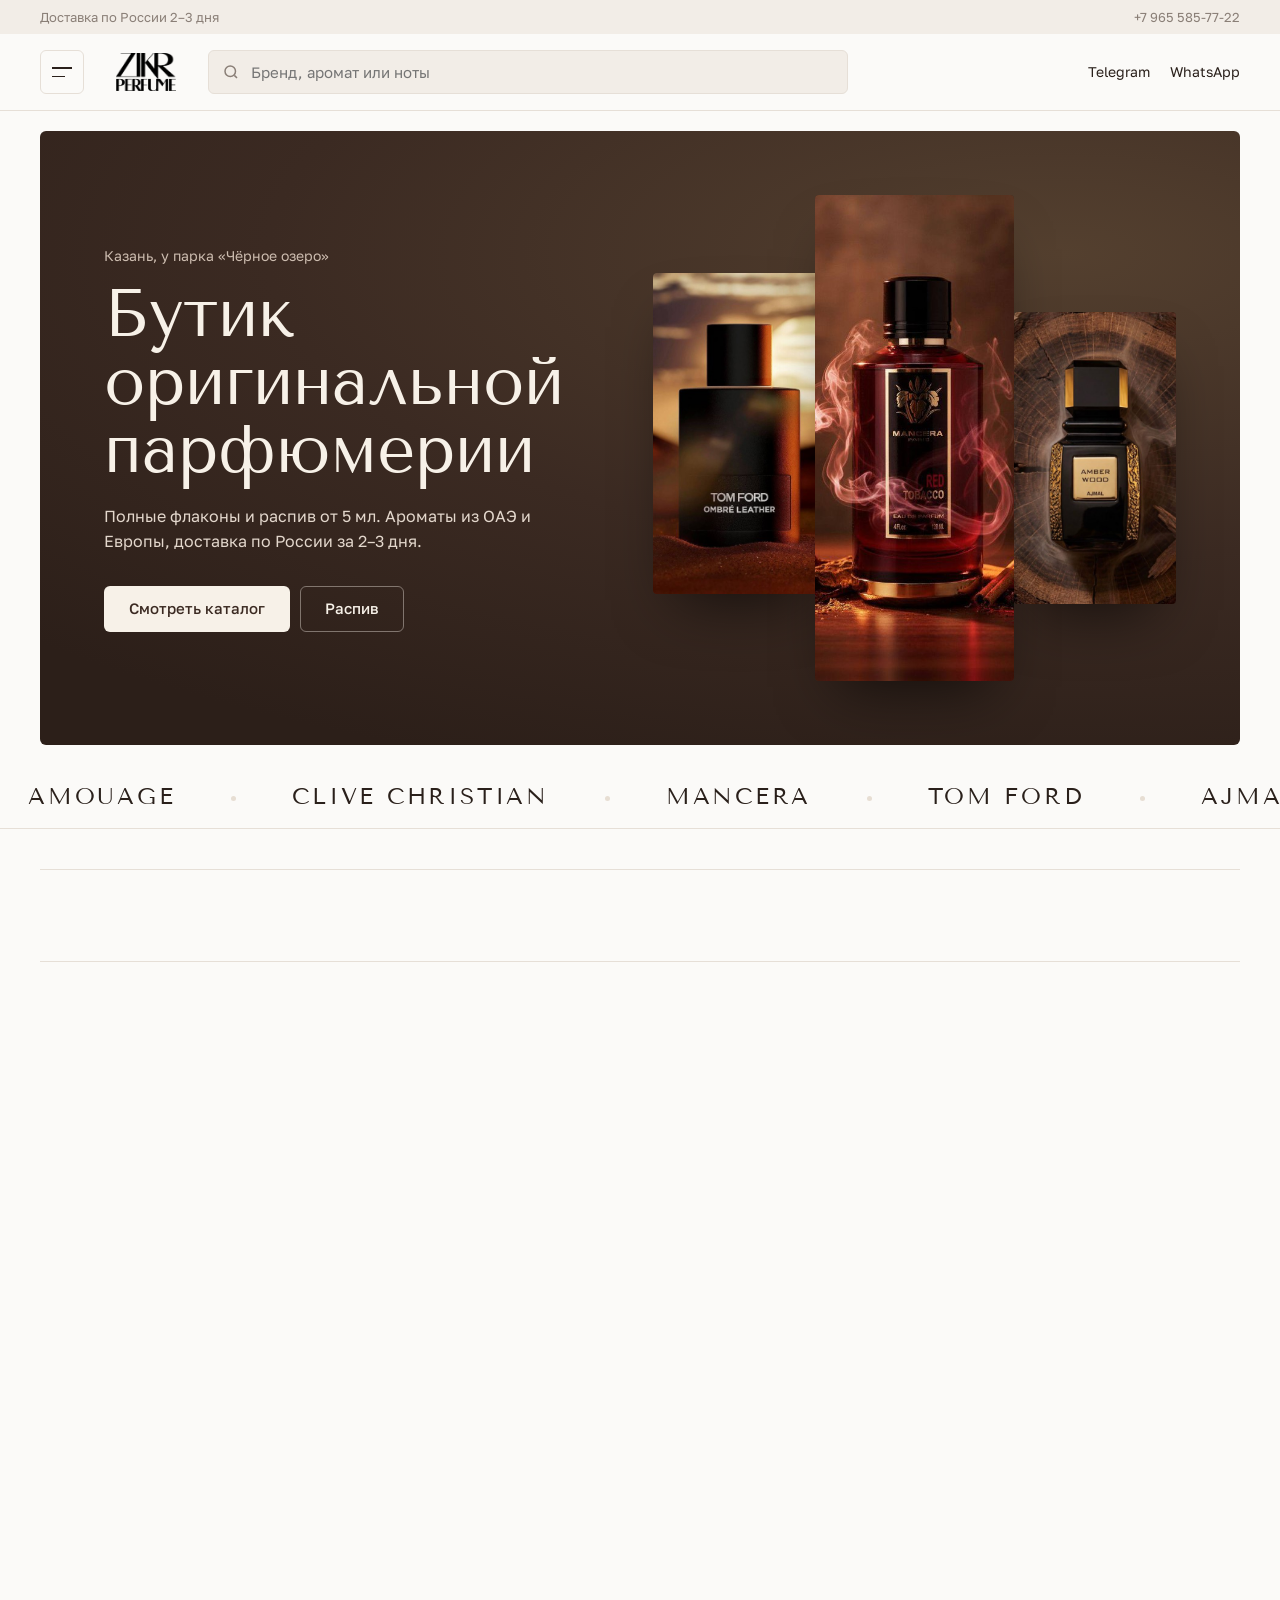
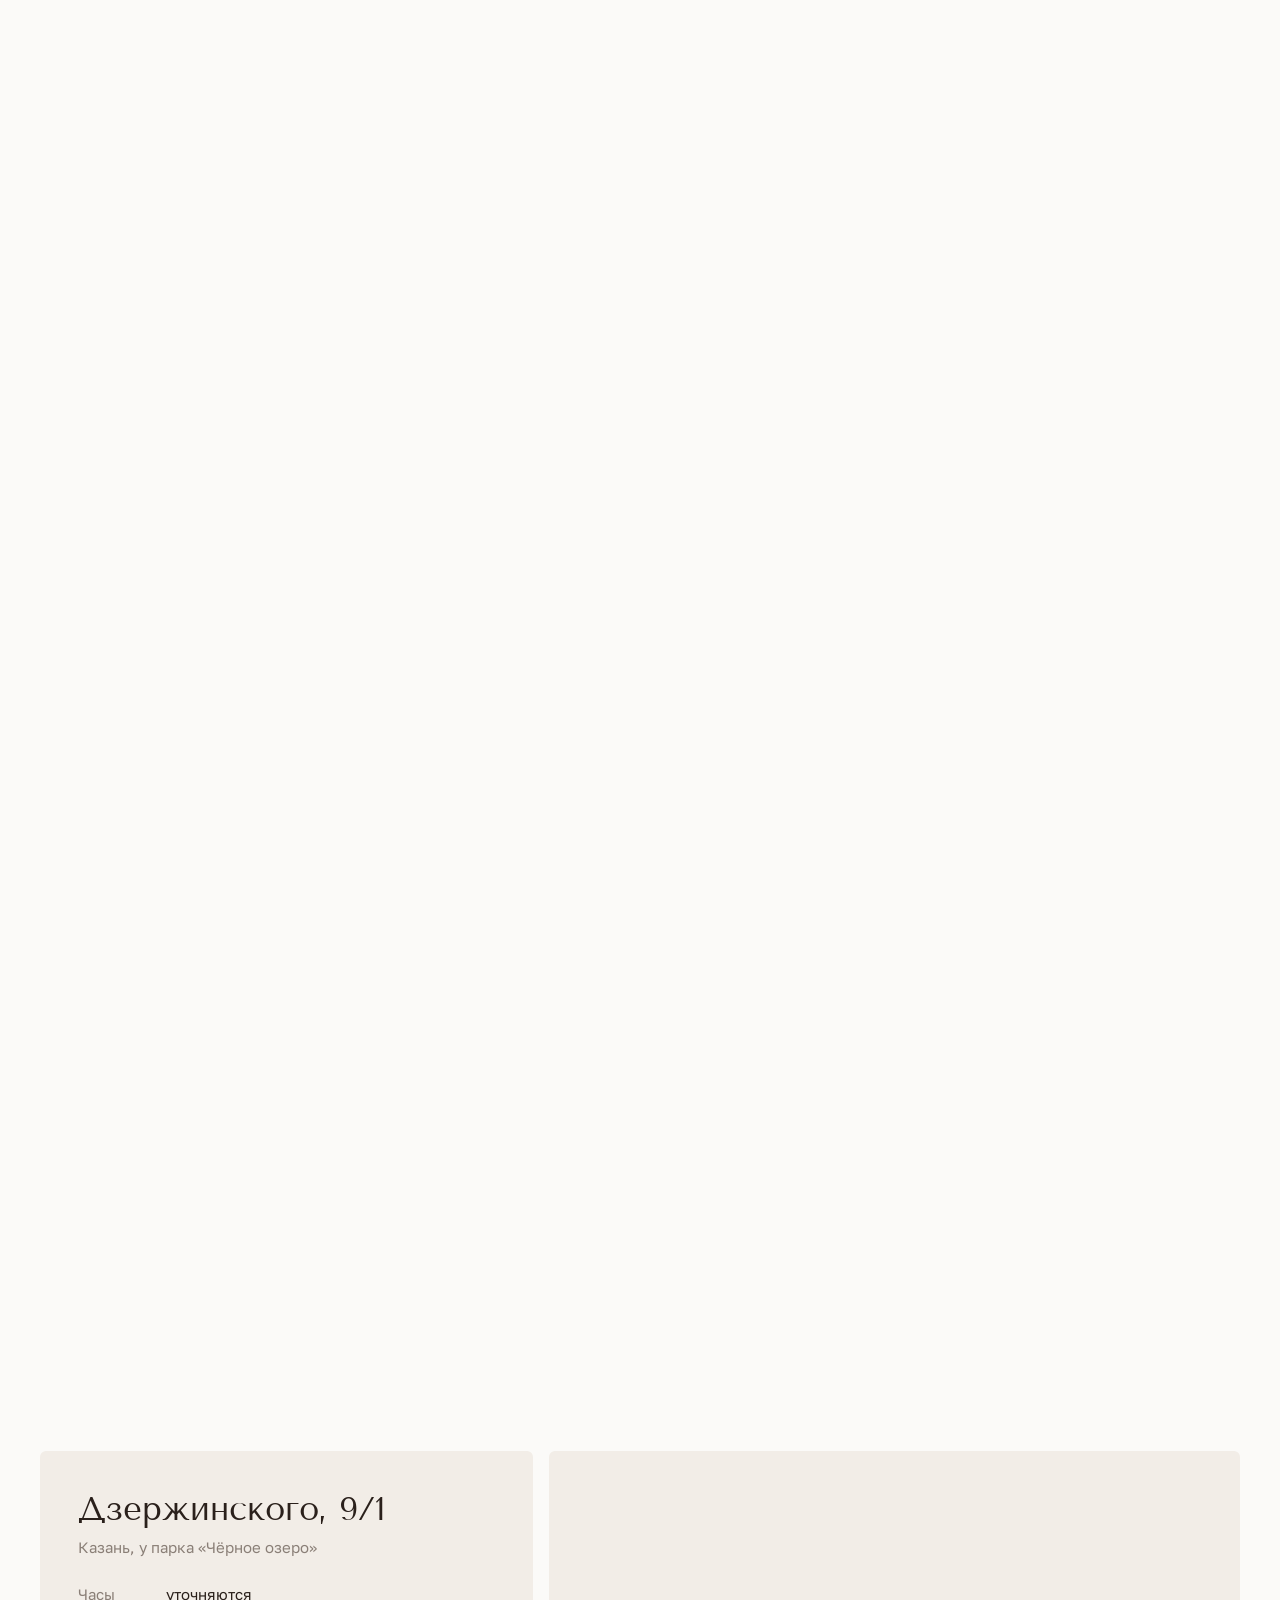
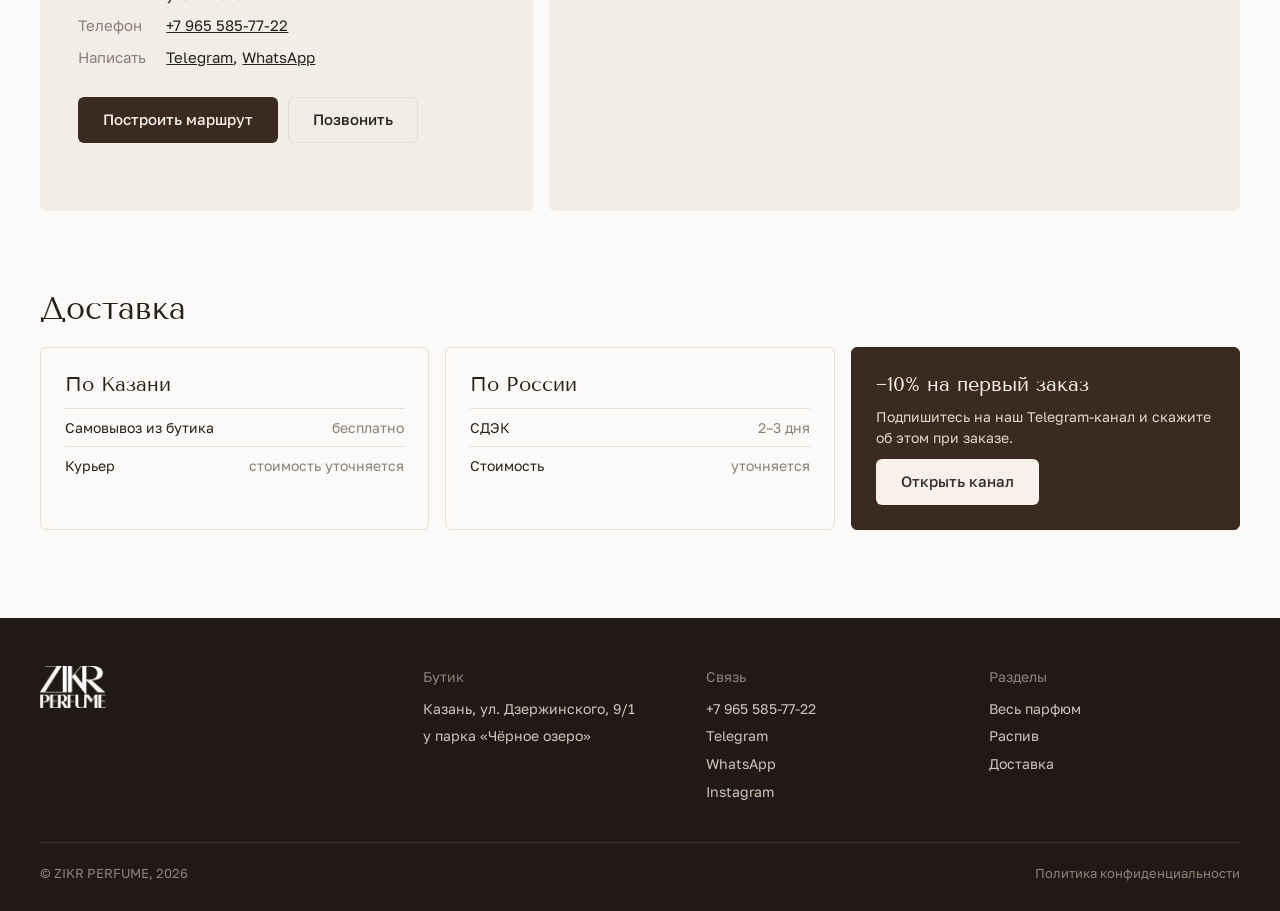
<file: index.html>
<!doctype html>
<html lang="ru">
<head>
<meta charset="utf-8">
<meta name="viewport" content="width=device-width, initial-scale=1">
<meta name="robots" content="noindex, nofollow">
<title>ZIKR PERFUME — оригинальная парфюмерия в Казани</title>
<meta name="description" content="Бутик оригинальной парфюмерии у Чёрного озера. Полные флаконы и распив от 5 мл. Доставка по России за 2–3 дня.">
<link rel="preconnect" href="https://fonts.googleapis.com">
<link rel="preconnect" href="https://fonts.gstatic.com" crossorigin>
<link href="https://fonts.googleapis.com/css2?family=Antonio:wght@500;700&family=Golos+Text:wght@400;500;600&family=Tenor+Sans&display=swap" rel="stylesheet">
<link rel="stylesheet" href="styles.css?v=202610022059">
</head>
<body>

<div class="intro" id="intro" aria-hidden="true">
  <div class="mark">
    <span class="word"><i>Z</i><i>I</i><i>K</i><i>R</i></span>
    <span class="rule"></span>
    <span class="sub"><span>PERFUME</span></span>
  </div>
</div>

<div class="topbar">
  <div class="wrap">
    <div><span>Доставка по России 2–3 дня</span></div>
    <div><a href="tel:+79655857722">+7 965 585-77-22</a></div>
  </div>
</div>

<header class="header">
  <div class="wrap header-main">
    <button class="burger" type="button" aria-label="Открыть меню" aria-expanded="false" aria-controls="menu"><span></span><span></span></button>
    <a class="logo" href="index.html"><img src="img/logo-black.png" alt="ZIKR PERFUME"></a>
    <form class="search-form" action="catalog.html" role="search">
      <svg viewBox="0 0 24 24" fill="none" stroke="currentColor" stroke-width="2" aria-hidden="true"><circle cx="11" cy="11" r="7"/><path d="m20 20-3.5-3.5"/></svg>
      <input name="q" type="search" placeholder="Бренд, аромат или ноты" aria-label="Поиск по каталогу">
    </form>
    <nav class="header-links" aria-label="Связь">
      <a href="https://t.me/yuzeevv" target="_blank" rel="noopener">Telegram</a>
      <a href="https://wa.me/79655857722" target="_blank" rel="noopener">WhatsApp</a>
    </nav>
  </div>
</header>

<main>
  <div class="wrap">
    <section class="hero">
      <div class="hero-text">
        <p class="hero-place">Казань, у парка «Чёрное озеро»</p>
        <h1>Бутик оригинальной парфюмерии</h1>
        <p class="hero-lead">Полные флаконы и распив от 5 мл. Ароматы из ОАЭ и Европы, доставка по России за 2–3 дня.</p>
        <div class="btn-row">
          <a class="btn btn-ivory" href="catalog.html">Смотреть каталог</a>
          <a class="btn btn-ghost" href="catalog.html?f=decant">Распив</a>
        </div>
      </div>
      <div class="showcase" aria-label="Сейчас в бутике">
        <button class="show-item s1" type="button" data-open="ombre-leather" data-depth="14">
          <img src="img/ombre-leather.jpg" alt="Tom Ford Ombré Leather">
          <span class="show-tag"><b>Tom Ford</b>Ombré Leather</span>
        </button>
        <button class="show-item s2" type="button" data-open="red-tobacco" data-depth="24">
          <img src="img/red-tobacco.jpg" alt="Mancera Red Tobacco">
          <span class="show-tag"><b>Mancera</b>Red Tobacco</span>
        </button>
        <button class="show-item s3" type="button" data-open="amber-wood" data-depth="10">
          <img src="img/amber-wood.jpg" alt="Ajmal Amber Wood">
          <span class="show-tag"><b>Ajmal</b>Amber Wood</span>
        </button>
      </div>
    </section>
  </div>

  <div class="brand-ticker" aria-hidden="true"><div class="brand-track" id="brand-track"></div></div>

  <div class="wrap block">
    <div class="perks">
      <div><b>Строго оригинал</b><span>Батч-код можно проверить</span></div>
      <div><b>Распив при вас</b><span>Видно флакон, из которого наливаем</span></div>
      <div><b>Доставка 2–3 дня</b><span>По Казани и всей России</span></div>
      <div><b>−10% на первый заказ</b><span>За подписку на Telegram-канал</span></div>
    </div>
  </div>

  <section class="wrap block">
    <div class="block-head"><h2>Популярное</h2><a href="catalog.html">Весь каталог</a></div>
    <div class="grid" id="popular"></div>
  </section>

  <section class="wrap block" id="brands-block">
    <div class="block-head"><h2>Бренды</h2></div>
    <div class="brands" id="brands"></div>
  </section>

  <section class="wrap block">
    <div class="decant-panel">
      <div class="vial-stage" aria-hidden="true">
        <svg class="vial" viewBox="0 0 160 380">
          <defs>
            <linearGradient id="juice" x1="0" y1="0" x2="1" y2="0">
              <stop offset="0" stop-color="#C98A45"/><stop offset=".45" stop-color="#E7B271"/><stop offset="1" stop-color="#A9662C"/>
            </linearGradient>
            <clipPath id="glass"><rect x="44" y="84" width="72" height="276" rx="20"/></clipPath>
          </defs>
          <rect x="58" y="14" width="44" height="52" rx="7" fill="#3B2A22"/>
          <rect x="66" y="64" width="28" height="22" rx="3" fill="#5A463B"/>
          <g clip-path="url(#glass)">
            <rect class="vial-liquid" x="44" y="84" width="72" height="276" fill="url(#juice)"/>
            <rect x="54" y="84" width="9" height="276" fill="#fff" opacity=".28"/>
          </g>
          <rect x="44" y="84" width="72" height="276" rx="20" fill="none" stroke="#B9A999" stroke-width="2"/>
          <g class="vial-marks" font-size="12" fill="#8A7F77">
            <line x1="122" x2="132" y1="294" y2="294" stroke="#B9A999"/><text x="138" y="298">5</text>
            <line x1="122" x2="132" y1="228" y2="228" stroke="#B9A999"/><text x="138" y="232">10</text>
            <line x1="122" x2="132" y1="161" y2="161" stroke="#B9A999"/><text x="138" y="165">15</text>
            <line x1="122" x2="132" y1="95" y2="95" stroke="#B9A999"/><text x="138" y="99">20</text>
          </g>
        </svg>
      </div>
      <div class="decant-body">
        <h2>Распив от 5 мл</h2>
        <p>Не берите аромат вслепую. Возьмите 5 или 10 мл и поносите неделю. Платите только за миллилитры, которые берёте.</p>
        <div class="decant" id="decant-demo">
          <div class="decant-name">Например, Clive Christian Blonde Amber</div>
          <div class="chips" role="group" aria-label="Объём"></div>
          <div class="decant-price"></div>
          <p class="decant-full mute">Полный флакон 50 мл — 42 900 ₽</p>
        </div>
        <div class="btn-row"><a class="btn btn-wine" href="catalog.html?f=decant">Всё, что есть на распив</a></div>
      </div>
    </div>
  </section>

  <section class="wrap block">
    <div class="block-head"><h2>Есть на распив</h2><a href="catalog.html?f=decant">Смотреть все</a></div>
    <div class="grid" id="decants"></div>
  </section>

  <section class="wrap block" id="boutique">
    <div class="place">
      <div class="place-info">
        <h2>Дзержинского, 9/1</h2>
        <p>Казань, у парка «Чёрное озеро»</p>
        <dl class="place-facts">
          <dt>Часы</dt><dd>уточняются</dd>
          <dt>Телефон</dt><dd><a href="tel:+79655857722">+7 965 585-77-22</a></dd>
          <dt>Написать</dt><dd><a href="https://t.me/yuzeevv" target="_blank" rel="noopener">Telegram</a>, <a href="https://wa.me/79655857722" target="_blank" rel="noopener">WhatsApp</a></dd>
        </dl>
        <div class="btn-row">
          <a class="btn btn-wine" href="https://yandex.ru/maps/?text=%D0%9A%D0%B0%D0%B7%D0%B0%D0%BD%D1%8C%2C%20%D1%83%D0%BB%D0%B8%D1%86%D0%B0%20%D0%94%D0%B7%D0%B5%D1%80%D0%B6%D0%B8%D0%BD%D1%81%D0%BA%D0%BE%D0%B3%D0%BE%2C%209%2F1" target="_blank" rel="noopener">Построить маршрут</a>
          <a class="btn btn-line" href="tel:+79655857722">Позвонить</a>
        </div>
      </div>
      <div class="map">
        <iframe title="ZIKR PERFUME на карте" loading="lazy" src="https://yandex.ru/map-widget/v1/?text=%D0%9A%D0%B0%D0%B7%D0%B0%D0%BD%D1%8C%2C%20%D1%83%D0%BB%D0%B8%D1%86%D0%B0%20%D0%94%D0%B7%D0%B5%D1%80%D0%B6%D0%B8%D0%BD%D1%81%D0%BA%D0%BE%D0%B3%D0%BE%2C%209%2F1&z=16"></iframe>
      </div>
    </div>
  </section>

  <section class="wrap block" id="delivery">
    <div class="block-head"><h2>Доставка</h2></div>
    <div class="info-row">
      <div class="info-card">
        <h3>По Казани</h3>
        <ul>
          <li><span>Самовывоз из бутика</span><span class="mute">бесплатно</span></li>
          <li><span>Курьер</span><span class="mute">стоимость уточняется</span></li>
        </ul>
      </div>
      <div class="info-card">
        <h3>По России</h3>
        <ul>
          <li><span>СДЭК</span><span class="mute">2–3 дня</span></li>
          <li><span>Стоимость</span><span class="mute">уточняется</span></li>
        </ul>
      </div>
      <div class="info-card info-card--wine">
        <h3>−10% на первый заказ</h3>
        <p>Подпишитесь на наш Telegram-канал и скажите об этом при заказе.</p>
        <a class="btn btn-ivory" href="https://t.me/zikr_perfume" target="_blank" rel="noopener">Открыть канал</a>
      </div>
    </div>
  </section>
</main>

<footer class="footer">
  <div class="wrap">
    <div class="footer-grid">
      <div><img src="img/logo-white.png" alt="ZIKR PERFUME"></div>
      <div>
        <h4>Бутик</h4>
        <ul><li>Казань, ул. Дзержинского, 9/1</li><li>у парка «Чёрное озеро»</li></ul>
      </div>
      <div>
        <h4>Связь</h4>
        <ul>
          <li><a href="tel:+79655857722">+7 965 585-77-22</a></li>
          <li><a href="https://t.me/yuzeevv" target="_blank" rel="noopener">Telegram</a></li>
          <li><a href="https://wa.me/79655857722" target="_blank" rel="noopener">WhatsApp</a></li>
          <li><a href="https://www.instagram.com/zikr.perfume/" target="_blank" rel="noopener">Instagram</a></li>
        </ul>
      </div>
      <div>
        <h4>Разделы</h4>
        <ul><li><a href="catalog.html">Весь парфюм</a></li><li><a href="catalog.html?f=decant">Распив</a></li><li><a href="#delivery">Доставка</a></li></ul>
      </div>
    </div>
    <div class="footer-bottom">
      <span>© ZIKR PERFUME, 2026</span>
      <a href="#">Политика конфиденциальности</a>
    </div>
  </div>
</footer>

<div class="mbar">
  <a class="btn btn-wine" href="https://t.me/yuzeevv" target="_blank" rel="noopener">Telegram</a>
  <a class="btn btn-line" href="https://wa.me/79655857722" target="_blank" rel="noopener">WhatsApp</a>
</div>

<dialog class="modal" id="modal" aria-label="Карточка аромата">
  <button class="modal-close" type="button" aria-label="Закрыть">×</button>
  <div class="modal-inner"></div>
</dialog>

<div class="menu" id="menu" aria-hidden="true">
  <div class="wrap menu-top">
    <a class="logo" href="index.html"><img src="img/logo-white.png" alt="ZIKR PERFUME"></a>
    <button class="menu-close" type="button" aria-label="Закрыть меню">Закрыть</button>
  </div>
  <div class="wrap menu-body">
    <nav class="menu-links" aria-label="Разделы">
      <a href="catalog.html"><span>Весь парфюм</span><small>14 ароматов</small></a>
      <a href="catalog.html?f=decant"><span>Распив</span><small>от 5 мл</small></a>
      <a href="#brands-block"><span>Бренды</span><small>8 домов</small></a>
      <a href="#boutique"><span>Бутик</span><small>Дзержинского, 9/1</small></a>
      <a href="#delivery"><span>Доставка</span><small>2–3 дня по России</small></a>
    </nav>
    <div class="menu-side">
      <div class="menu-col">
        <h3>Бренды</h3>
        <div class="menu-brands" id="menu-brands"></div>
      </div>
      <div class="menu-col">
        <h3>Связь</h3>
        <a href="tel:+79655857722">+7 965 585-77-22</a>
        <a href="https://t.me/yuzeevv" target="_blank" rel="noopener">Telegram</a>
        <a href="https://wa.me/79655857722" target="_blank" rel="noopener">WhatsApp</a>
        <a href="https://www.instagram.com/zikr.perfume/" target="_blank" rel="noopener">Instagram</a>
      </div>
      <div class="menu-col">
        <h3>Бутик</h3>
        <p>Казань, ул. Дзержинского, 9/1<br>у парка «Чёрное озеро»</p>
      </div>
    </div>
  </div>
</div>

<script src="data.js?v=202610022059"></script>
<script src="app.js?v=202610022059"></script>
</body>
</html>
</file>
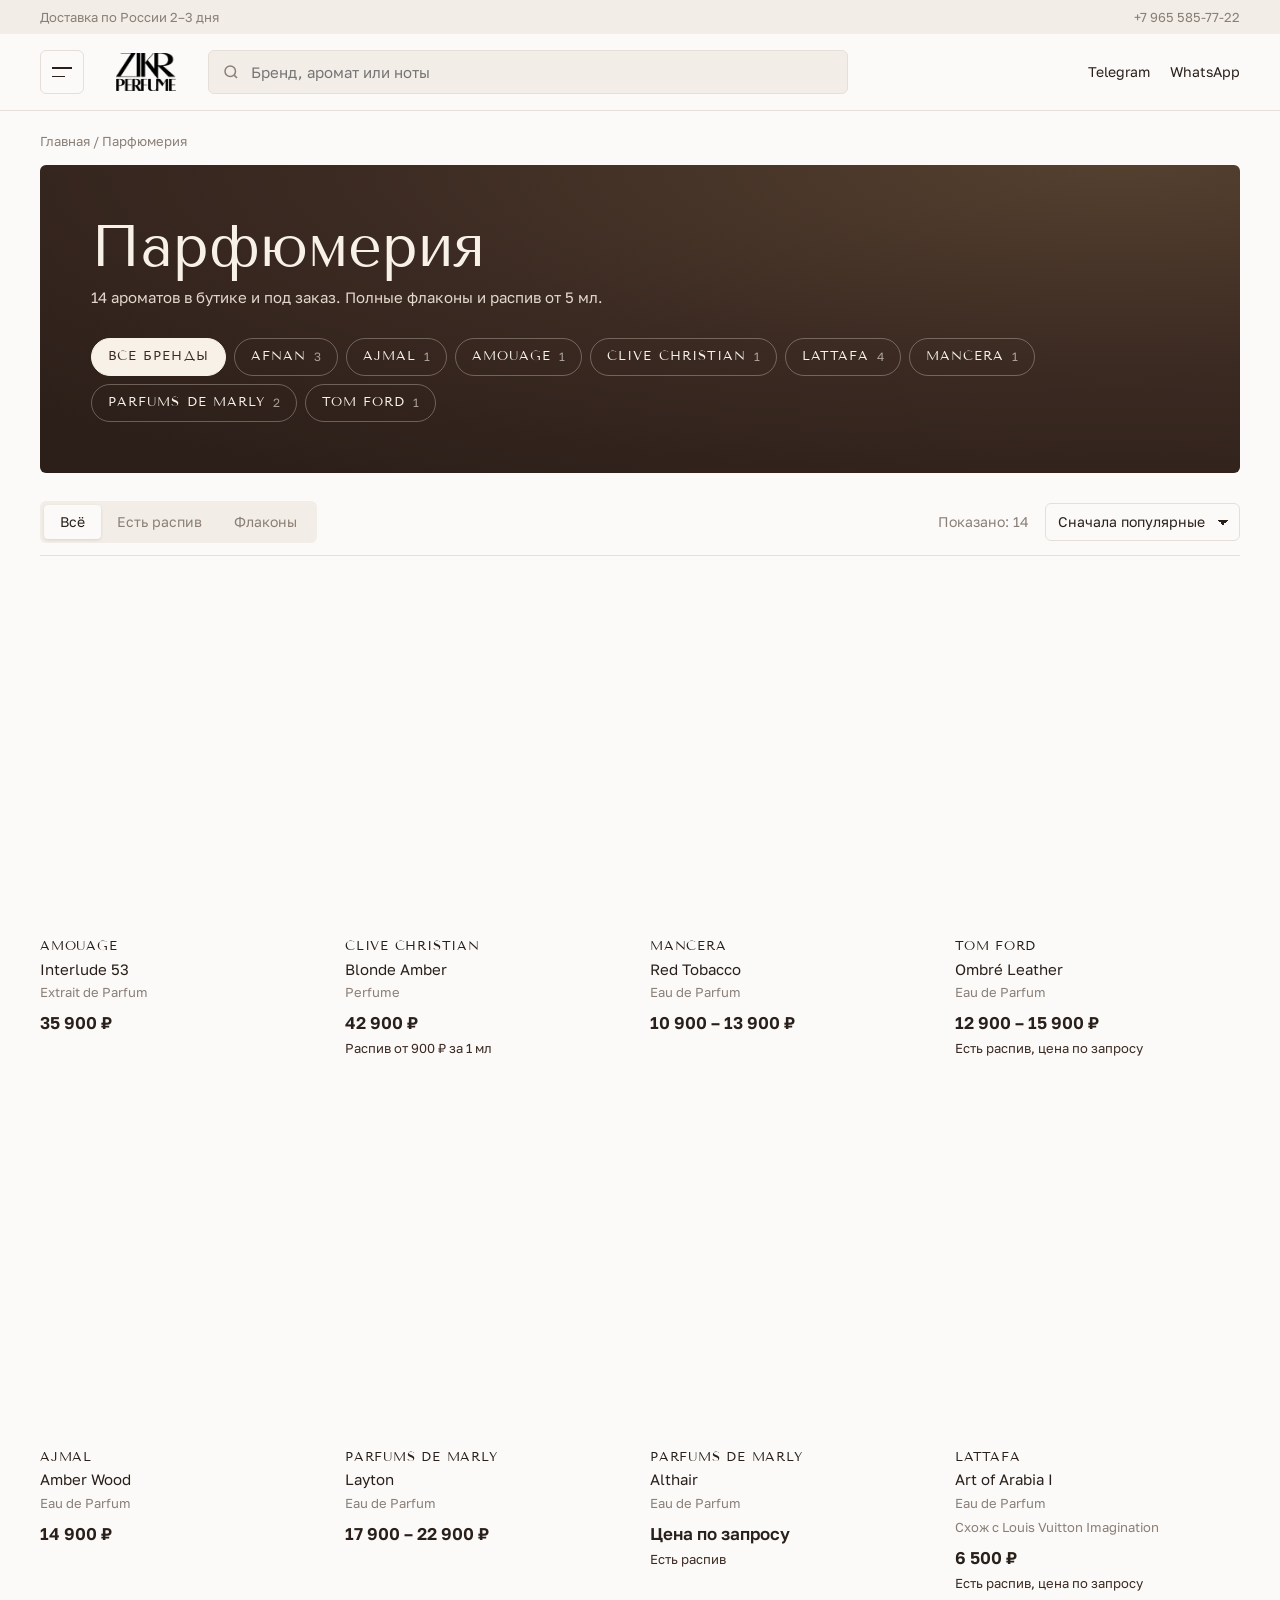
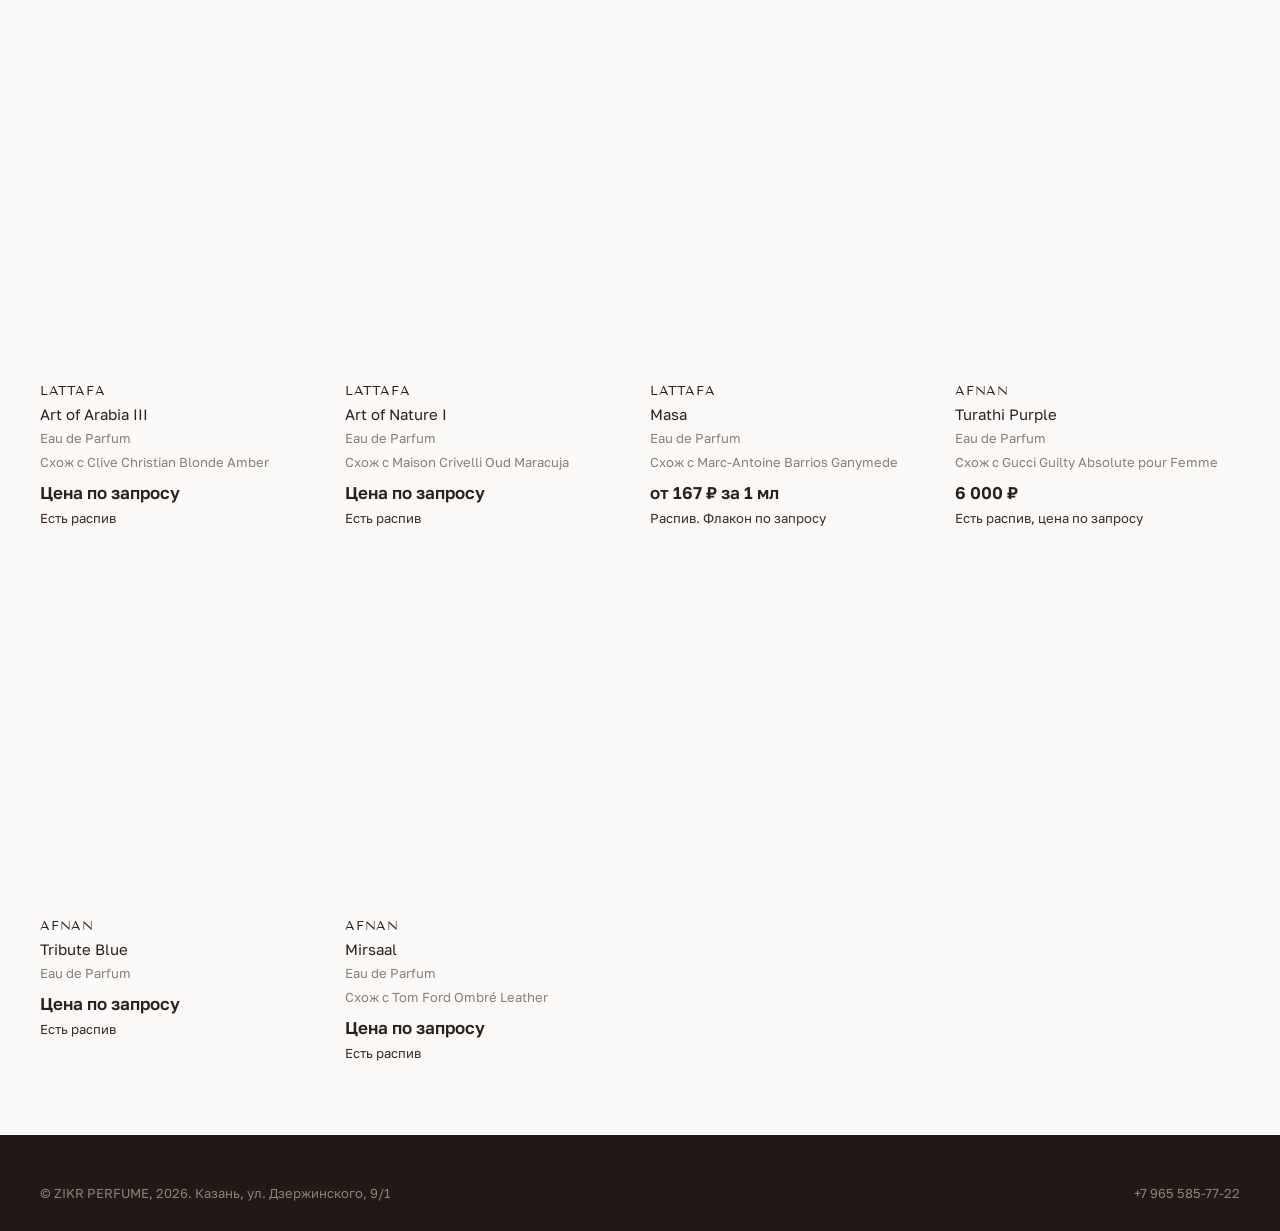
<file: catalog.html>
<!doctype html>
<html lang="ru">
<head>
<meta charset="utf-8">
<meta name="viewport" content="width=device-width, initial-scale=1">
<meta name="robots" content="noindex, nofollow">
<title>Парфюмерия — ZIKR PERFUME</title>
<link rel="preconnect" href="https://fonts.googleapis.com">
<link rel="preconnect" href="https://fonts.gstatic.com" crossorigin>
<link href="https://fonts.googleapis.com/css2?family=Golos+Text:wght@400;500;600&family=Tenor+Sans&display=swap" rel="stylesheet">
<link rel="stylesheet" href="styles.css?v=202610022059">
</head>
<body>

<div class="topbar">
  <div class="wrap">
    <div><span>Доставка по России 2–3 дня</span></div>
    <div><a href="tel:+79655857722">+7 965 585-77-22</a></div>
  </div>
</div>

<header class="header">
  <div class="wrap header-main">
    <button class="burger" type="button" aria-label="Открыть меню" aria-expanded="false" aria-controls="menu"><span></span><span></span></button>
    <a class="logo" href="index.html"><img src="img/logo-black.png" alt="ZIKR PERFUME"></a>
    <form class="search-form" role="search">
      <svg viewBox="0 0 24 24" fill="none" stroke="currentColor" stroke-width="2" aria-hidden="true"><circle cx="11" cy="11" r="7"/><path d="m20 20-3.5-3.5"/></svg>
      <input id="q" name="q" type="search" placeholder="Бренд, аромат или ноты" aria-label="Поиск по каталогу" autocomplete="off">
    </form>
    <nav class="header-links" aria-label="Связь">
      <a href="https://t.me/yuzeevv" target="_blank" rel="noopener">Telegram</a>
      <a href="https://wa.me/79655857722" target="_blank" rel="noopener">WhatsApp</a>
    </nav>
  </div>
</header>

<main class="wrap">
  <div class="crumbs"><a href="index.html">Главная</a> / Парфюмерия</div>

  <section class="cat-hero">
    <div class="cat-hero-text">
      <h1>Парфюмерия</h1>
      <p><span id="total"></span> ароматов в бутике и под заказ. Полные флаконы и распив от 5 мл.</p>
    </div>
    <div class="pills" id="brand-pills" role="group" aria-label="Бренды"></div>
  </section>

  <div class="toolbar">
    <div class="seg" role="group" aria-label="Формат">
      <button type="button" data-format="all">Всё</button>
      <button type="button" data-format="decant">Есть распив</button>
      <button type="button" data-format="full">Флаконы</button>
    </div>
    <span class="toolbar-count">Показано: <span id="shown"></span></span>
    <select class="select" id="f-sort" aria-label="Сортировка">
      <option value="default">Сначала популярные</option>
      <option value="asc">Сначала дешевле</option>
      <option value="desc">Сначала дороже</option>
    </select>
  </div>

  <div class="grid grid--4 cat-grid" id="catalog"></div>
  <div class="empty" id="empty" hidden>
    <h2>Такого пока нет в каталоге</h2>
    <p>Напишите, какой аромат ищете. Многое привозим под заказ.</p>
    <a class="btn btn-wine" id="empty-tg" target="_blank" rel="noopener">Написать в Telegram</a>
  </div>
</main>

<footer class="footer">
  <div class="wrap">
    <div class="footer-bottom" style="margin-top:0;border-top:0;padding-top:0">
      <span>© ZIKR PERFUME, 2026. Казань, ул. Дзержинского, 9/1</span>
      <a href="tel:+79655857722">+7 965 585-77-22</a>
    </div>
  </div>
</footer>

<div class="mbar">
  <a class="btn btn-wine" href="https://t.me/yuzeevv" target="_blank" rel="noopener">Telegram</a>
  <a class="btn btn-line" href="https://wa.me/79655857722" target="_blank" rel="noopener">WhatsApp</a>
</div>

<dialog class="modal" id="modal" aria-label="Карточка аромата">
  <button class="modal-close" type="button" aria-label="Закрыть">×</button>
  <div class="modal-inner"></div>
</dialog>

<div class="menu" id="menu" aria-hidden="true">
  <div class="wrap menu-top">
    <a class="logo" href="index.html"><img src="img/logo-white.png" alt="ZIKR PERFUME"></a>
    <button class="menu-close" type="button" aria-label="Закрыть меню">Закрыть</button>
  </div>
  <div class="wrap menu-body">
    <nav class="menu-links" aria-label="Разделы">
      <a href="catalog.html" aria-current="page"><span>Весь парфюм</span><small>14 ароматов</small></a>
      <a href="catalog.html?f=decant"><span>Распив</span><small>от 5 мл</small></a>
      <a href="index.html#brands-block"><span>Бренды</span><small>8 домов</small></a>
      <a href="index.html#boutique"><span>Бутик</span><small>Дзержинского, 9/1</small></a>
      <a href="index.html#delivery"><span>Доставка</span><small>2–3 дня по России</small></a>
    </nav>
    <div class="menu-side">
      <div class="menu-col">
        <h3>Бренды</h3>
        <div class="menu-brands" id="menu-brands"></div>
      </div>
      <div class="menu-col">
        <h3>Связь</h3>
        <a href="tel:+79655857722">+7 965 585-77-22</a>
        <a href="https://t.me/yuzeevv" target="_blank" rel="noopener">Telegram</a>
        <a href="https://wa.me/79655857722" target="_blank" rel="noopener">WhatsApp</a>
        <a href="https://www.instagram.com/zikr.perfume/" target="_blank" rel="noopener">Instagram</a>
      </div>
      <div class="menu-col">
        <h3>Бутик</h3>
        <p>Казань, ул. Дзержинского, 9/1<br>у парка «Чёрное озеро»</p>
      </div>
    </div>
  </div>
</div>

<script src="data.js?v=202610022059"></script>
<script src="app.js?v=202610022059"></script>
</body>
</html>
</file>
<file: styles.css>
/* ZIKR PERFUME — макет v2. Магазин в духе Золотого Яблока, но тёплый: бежевые подложки, акцент — тёмный шоколад. */
:root {
  --bg: #FBFAF8;
  --sand: #F2EDE7;
  --sand-2: #E7DED3;
  --ink: #2A201B;
  --mute: #8A7F77;
  --line: #E6DFD7;
  --wine: #3B2A22;
  --wine-2: #543D31;
  --ivory: #F7F1E8;
  --espresso: #211915;
  --serif: "Tenor Sans", "Times New Roman", serif;
  --sans: "Golos Text", system-ui, sans-serif;
  --gutter: clamp(16px, 3.2vw, 40px);
  --radius: 6px;
}

* { box-sizing: border-box; margin: 0; padding: 0; }
html { -webkit-text-size-adjust: 100%; }
body { font: 400 15px/1.55 var(--sans); color: var(--ink); background: var(--bg); -webkit-font-smoothing: antialiased; }
img { display: block; max-width: 100%; }
a { color: inherit; }
button, input, select { font: inherit; color: inherit; }
:focus-visible { outline: 2px solid var(--wine); outline-offset: 2px; }
body.is-locked { overflow: hidden; }

.wrap { max-width: 1400px; margin: 0 auto; padding: 0 var(--gutter); }
.mute { color: var(--mute); }

/* ---------- кнопки ---------- */
.btn {
  display: inline-flex; align-items: center; justify-content: center; gap: 8px;
  height: 46px; padding: 0 24px; border-radius: var(--radius); border: 1px solid transparent;
  font: 500 15px/1 var(--sans); text-decoration: none; cursor: pointer; white-space: nowrap;
  transition: background .15s, border-color .15s, color .15s;
}
.btn-wine { background: var(--wine); color: var(--ivory); }
.btn-wine:hover { background: var(--wine-2); }
.btn-ivory { background: var(--ivory); color: var(--wine); }
.btn-ivory:hover { background: #fff; }
.btn-line { border-color: var(--sand-2); background: transparent; }
.btn-line:hover { border-color: var(--ink); }
.btn-row { display: flex; flex-wrap: wrap; gap: 10px; }

/* ---------- верхняя полоса и шапка ---------- */
.topbar { background: var(--sand); font-size: 13px; color: var(--mute); }
.topbar .wrap { display: flex; justify-content: space-between; gap: 16px; height: 34px; align-items: center; }
.topbar .wrap > div { display: flex; gap: 24px; }
.topbar a { text-decoration: none; }
.topbar a:hover { color: var(--ink); }

.header { background: var(--bg); border-bottom: 1px solid var(--line); position: sticky; top: 0; z-index: 20; }
.header-main { display: flex; align-items: center; gap: 32px; height: 76px; }
.logo img { height: 38px; width: auto; }
.search-form { flex: 1; max-width: 640px; position: relative; }
.search-form input {
  width: 100%; height: 44px; border: 1px solid var(--line); border-radius: var(--radius);
  background: var(--sand); padding: 0 16px 0 42px; font-size: 15px; outline: 0;
}
.search-form input:focus { border-color: var(--ink); background: #fff; }
.search-form svg { position: absolute; left: 14px; top: 13px; width: 18px; height: 18px; color: var(--mute); }
.header-links { display: flex; gap: 20px; margin-left: auto; font-size: 14px; }
.header-links a { text-decoration: none; }
.header-links a:hover { color: var(--wine); }

/* ---------- блоки главной ---------- */
.block { padding-top: 40px; padding-bottom: 40px; }
.block-head { display: flex; justify-content: space-between; align-items: baseline; gap: 16px; margin-bottom: 20px; }
.block-head h2 { font: 400 clamp(24px, 2.4vw, 32px)/1.15 var(--serif); }
.block-head a { font-size: 14px; color: var(--mute); }
.block-head a:hover { color: var(--wine); }

.hero {
  display: grid; grid-template-columns: 1fr 1.05fr; gap: clamp(24px, 4vw, 64px); align-items: center;
  margin-top: 20px; padding: clamp(32px, 5vw, 72px); border-radius: var(--radius); overflow: hidden;
  background: radial-gradient(120% 90% at 85% 20%, #54402F 0%, var(--wine) 55%, #2C1F19 100%); color: var(--ivory);
}
.hero-place { font-size: 14px; color: #CDBDB0; }
.hero h1 { font: 400 clamp(40px, 5.2vw, 76px)/1.02 var(--serif); margin-top: 14px; max-width: 11ch; }
.hero-lead { margin-top: 20px; color: #E3D7CC; max-width: 30em; font-size: 16px; }
.hero .btn-row { margin-top: 32px; }
.btn-ghost { border-color: rgba(247, 241, 232, .4); color: var(--ivory); background: transparent; }
.btn-ghost:hover { border-color: var(--ivory); background: rgba(247, 241, 232, .08); }

/* витрина: три флакона со сдвигом, слегка следуют за курсором */
.showcase { position: relative; height: clamp(380px, 38vw, 540px); }
.show-item {
  position: absolute; border: 0; padding: 0; cursor: pointer; border-radius: 4px; overflow: hidden; background: #3a2a22;
  box-shadow: 0 30px 60px -24px rgba(0, 0, 0, .65);
  transform: translate3d(var(--px, 0px), var(--py, 0px), 0); transition: transform .9s cubic-bezier(.2, .7, .2, 1);
}
.show-item img { width: 100%; height: 100%; object-fit: cover; transition: transform 1.2s cubic-bezier(.2, .7, .2, 1); }
.show-item:hover img { transform: scale(1.05); }
.s1 { left: 0; top: 16%; width: 33%; height: 66%; }
.s2 { left: 31%; top: 0; width: 38%; height: 100%; z-index: 2; }
.s3 { right: 0; top: 24%; width: 31%; height: 60%; }
.show-tag {
  position: absolute; left: 8px; bottom: 8px; padding: 5px 9px; border-radius: 3px; max-width: calc(100% - 16px);
  background: rgba(251, 250, 248, .9); color: var(--ink); text-align: left; font-size: 11px; line-height: 1.3;
  opacity: 0; transform: translateY(8px); transition: opacity .35s, transform .35s;
}
.show-tag b { display: block; font: 400 10px/1.3 var(--serif); letter-spacing: .08em; text-transform: uppercase; }
.show-item:hover .show-tag, .show-item:focus-visible .show-tag { opacity: 1; transform: none; }
@media (hover: none) { .show-tag { display: none; } }

/* лента брендов */
.brand-ticker { overflow: hidden; border-bottom: 1px solid var(--line); margin-top: 20px; }
.brand-track { display: flex; width: max-content; animation: ticker 60s linear infinite; }
.brand-track span { font: 400 clamp(18px, 1.8vw, 24px)/1 var(--serif); letter-spacing: .12em; text-transform: uppercase; padding: 20px 28px; white-space: nowrap; color: var(--ink); }
.brand-track span::after { content: ""; display: inline-block; width: 5px; height: 5px; border-radius: 50%; background: var(--sand-2); margin-left: 56px; vertical-align: middle; }
@keyframes ticker { to { transform: translateX(-50%); } }

.perks { display: grid; grid-template-columns: repeat(4, 1fr); gap: 16px; border-top: 1px solid var(--line); border-bottom: 1px solid var(--line); padding: 22px 0; }
.perks b { display: block; font-weight: 500; }
.perks span { font-size: 14px; color: var(--mute); }

/* ---------- карточки товара ---------- */
.grid { display: grid; grid-template-columns: repeat(5, 1fr); gap: 28px 16px; }
.grid--4 { grid-template-columns: repeat(4, 1fr); }
.card { display: flex; flex-direction: column; text-align: left; background: none; border: 0; padding: 0; cursor: pointer; }
.card-img { position: relative; height: 0; padding-top: 120%; overflow: hidden; background: var(--sand); border-radius: var(--radius); }
.card-img img { position: absolute; inset: 0; width: 100%; height: 100%; object-fit: cover; transition: transform .4s ease; }
.card:hover .card-img img { transform: scale(1.03); }
.card-badges { position: absolute; left: 10px; top: 10px; display: flex; gap: 6px; }
.badge { background: var(--ivory); color: var(--wine); font-size: 12px; font-weight: 500; padding: 4px 9px; border-radius: 4px; }
.card-brand { margin-top: 12px; font: 400 13px/1.3 var(--serif); letter-spacing: .06em; text-transform: uppercase; }
.card-name { font-size: 15px; margin-top: 3px; }
.card-conc { font-size: 13px; color: var(--mute); margin-top: 1px; }
.card-similar { font-size: 13px; color: var(--mute); margin-top: 4px; }
.card-price { font-size: 17px; font-weight: 600; margin-top: 8px; white-space: nowrap; }
.card-decant { font-size: 13px; color: var(--wine); margin-top: 2px; }

.ph {
  position: absolute; inset: 0; display: flex; flex-direction: column; align-items: center; justify-content: center; gap: 4px;
  background: radial-gradient(80% 60% at 50% 40%, #fff8 0%, transparent 70%), var(--tint, var(--sand)); color: #7E7168; text-align: center; padding: 16px;
}
.ph-bottle { width: 38%; max-width: 120px; fill: #CDBFB1; margin-bottom: 10px; }
.ph b { font: 400 13px/1.3 var(--serif); letter-spacing: .1em; text-transform: uppercase; color: var(--ink); }
.ph span { font: 400 clamp(15px, 1.3vw, 18px)/1.2 var(--serif); }

/* быстрый просмотр объёмов при наведении */
.card-quick {
  position: absolute; left: 10px; right: 10px; bottom: 10px; display: flex; align-items: center; justify-content: space-between; gap: 8px;
  padding: 8px 10px; border-radius: 4px; background: rgba(251, 250, 248, .95); font-size: 12px;
  opacity: 0; transform: translateY(10px); transition: opacity .3s, transform .3s;
}
.card-vols { display: flex; flex-wrap: wrap; gap: 4px; }
.card-vols i { font-style: normal; padding: 2px 6px; border: 1px solid var(--line); border-radius: 3px; }
.card-more { font-weight: 500; white-space: nowrap; }
.card:hover .card-quick, .card:focus-visible .card-quick { opacity: 1; transform: none; }
@media (hover: none) { .card-quick { display: none; } }

/* ---------- бренды ---------- */
.brands { display: grid; grid-template-columns: repeat(4, 1fr); gap: 12px; }
.brand-tile {
  display: flex; align-items: center; justify-content: center; text-align: center; height: 96px; padding: 0 12px;
  background: var(--sand); border-radius: var(--radius); text-decoration: none;
  font: 400 17px/1.2 var(--serif); letter-spacing: .08em; text-transform: uppercase; transition: background .15s;
}
.brand-tile:hover { background: var(--sand-2); }

/* ---------- распив ---------- */
.decant-panel { display: grid; grid-template-columns: 1fr 1.2fr; background: var(--sand); border-radius: var(--radius); overflow: hidden; }
.vial-stage { display: grid; place-items: center; padding: 40px 24px; background: var(--sand-2); min-height: 420px; }
.vial { width: 160px; height: auto; overflow: visible; }
.vial-liquid { transform-box: fill-box; transform-origin: 50% 100%; transform: scaleY(var(--f, .48)); transition: transform 1s cubic-bezier(.2, .7, .2, 1); }
.decant-full { margin-top: 10px; font-size: 14px; }
.decant-body { padding: clamp(24px, 3.4vw, 48px); }
.decant-body h2 { font: 400 clamp(26px, 2.6vw, 36px)/1.15 var(--serif); }
.decant-body > p { margin-top: 10px; color: var(--mute); max-width: 34em; }
.decant { margin-top: 24px; padding-top: 20px; border-top: 1px solid var(--sand-2); }
.decant-name { font-weight: 500; }
.chips { display: flex; flex-wrap: wrap; gap: 8px; margin-top: 12px; }
.chip {
  height: 38px; padding: 0 14px; border-radius: var(--radius); cursor: pointer;
  border: 1px solid var(--sand-2); background: var(--bg); font-size: 14px;
}
.chip:hover { border-color: var(--ink); }
.chip[aria-pressed="true"] { border-color: var(--wine); background: var(--wine); color: var(--ivory); }
.chip small { opacity: .7; margin-left: 4px; font-size: 12px; }
.decant-price { display: flex; align-items: baseline; gap: 12px; margin-top: 16px; flex-wrap: wrap; }
.decant-price b { font-size: 30px; font-weight: 600; white-space: nowrap; }
.decant-body .btn-row { margin-top: 24px; }

/* ---------- бутик ---------- */
.place { display: grid; grid-template-columns: 1fr 1.4fr; gap: 16px; }
.place-info { background: var(--sand); border-radius: var(--radius); padding: clamp(24px, 3vw, 40px); }
.place-info h2 { font: 400 clamp(26px, 2.6vw, 36px)/1.15 var(--serif); }
.place-info > p { margin-top: 8px; color: var(--mute); }
.place-facts { display: grid; grid-template-columns: auto 1fr; gap: 8px 20px; margin-top: 24px; }
.place-facts dt { color: var(--mute); }
.place-info .btn-row { margin-top: 28px; }
.map { min-height: 360px; border-radius: var(--radius); overflow: hidden; background: var(--sand); }
.map iframe { width: 100%; height: 100%; min-height: 360px; border: 0; display: block; }

/* ---------- доставка и скидка ---------- */
.info-row { display: grid; grid-template-columns: 1fr 1fr 1fr; gap: 16px; }
.info-card { border: 1px solid var(--line); border-radius: var(--radius); padding: 24px; }
.info-card h3 { font: 400 20px/1.2 var(--serif); }
.info-card ul { list-style: none; margin-top: 12px; }
.info-card li { display: flex; justify-content: space-between; gap: 12px; padding: 8px 0; border-top: 1px solid var(--line); font-size: 14px; }
.info-card--wine { background: var(--wine); color: var(--ivory); border-color: var(--wine); display: flex; flex-direction: column; gap: 10px; }
.info-card--wine p { color: #E3D7CC; font-size: 14px; }
.info-card--wine .btn { align-self: flex-start; margin-top: auto; }

/* ---------- подвал ---------- */
.footer { background: var(--espresso); color: #CFC4BA; margin-top: 48px; padding: 48px 0 28px; font-size: 14px; }
.footer-grid { display: grid; grid-template-columns: 1.4fr 1fr 1fr 1fr; gap: 32px; }
.footer img { height: 42px; width: auto; }
.footer h4 { color: #8F837A; font-weight: 400; margin-bottom: 10px; }
.footer ul { list-style: none; display: grid; gap: 6px; }
.footer a { text-decoration: none; }
.footer a:hover { color: #fff; }
.footer-bottom { display: flex; justify-content: space-between; flex-wrap: wrap; gap: 12px; margin-top: 40px; padding-top: 20px; border-top: 1px solid #3A2F29; color: #8F837A; font-size: 13px; }

/* ---------- каталог ---------- */
.crumbs { font-size: 13px; color: var(--mute); padding-top: 20px; }
.crumbs a { text-decoration: none; }
.cat-hero {
  margin-top: 14px; padding: clamp(28px, 4vw, 52px); border-radius: var(--radius); color: var(--ivory);
  background: radial-gradient(120% 120% at 90% 0%, #54402F 0%, var(--wine) 55%, #2C1F19 100%);
  display: grid; gap: 28px;
}
.cat-hero h1 { font: 400 clamp(38px, 4.6vw, 64px)/1.02 var(--serif); }
.cat-hero p { margin-top: 10px; color: #E3D7CC; }
.pills { display: flex; flex-wrap: wrap; gap: 8px; }
.pill {
  display: inline-flex; align-items: center; gap: 8px; height: 38px; padding: 0 16px; border-radius: 999px; cursor: pointer;
  border: 1px solid rgba(247, 241, 232, .3); background: transparent; color: var(--ivory);
  font: 400 13px/1 var(--serif); letter-spacing: .08em; text-transform: uppercase; transition: background .25s, border-color .25s, color .25s;
}
.pill span { font: 400 12px var(--sans); letter-spacing: 0; opacity: .6; }
.pill:hover { border-color: var(--ivory); }
.pill[aria-pressed="true"] { background: var(--ivory); color: var(--wine); border-color: var(--ivory); }

.toolbar {
  position: sticky; top: 76px; z-index: 10; display: flex; align-items: center; gap: 16px; flex-wrap: wrap;
  margin-top: 16px; padding: 12px 0; background: var(--bg); border-bottom: 1px solid var(--line);
}
.toolbar-count { color: var(--mute); font-size: 14px; margin-left: auto; }
.seg { display: inline-flex; padding: 4px; border-radius: var(--radius); background: var(--sand); }
.seg button { height: 34px; padding: 0 16px; border: 0; border-radius: 4px; background: transparent; cursor: pointer; font-size: 14px; color: var(--mute); transition: background .25s, color .25s; }
.seg button:hover { color: var(--ink); }
.seg button[aria-pressed="true"] { background: var(--bg); color: var(--ink); box-shadow: 0 1px 3px rgba(42, 32, 27, .12); }
.cat-grid { margin-top: 28px; padding-bottom: 24px; gap: 36px 20px; }
.select {
  height: 38px; padding: 0 34px 0 12px; border-radius: var(--radius); border: 1px solid var(--line); background: var(--bg);
  font-size: 14px; cursor: pointer; appearance: none; color: var(--ink);
  background-image: linear-gradient(45deg, transparent 50%, currentColor 50%), linear-gradient(135deg, currentColor 50%, transparent 50%);
  background-position: right 16px top 16px, right 11px top 16px; background-size: 5px 5px; background-repeat: no-repeat;
}
.empty { padding: 48px 0; max-width: 30em; }
.empty h2 { font: 400 26px/1.2 var(--serif); }
.empty p { margin-top: 8px; color: var(--mute); }
.empty .btn { margin-top: 20px; }

/* ---------- карточка аромата ---------- */
.modal {
  margin: auto; border: 0; padding: 0; width: min(1040px, calc(100% - 32px)); max-width: none; max-height: calc(100svh - 48px);
  background: var(--bg); color: var(--ink); border-radius: var(--radius);
}
.modal::backdrop { background: rgba(33, 25, 21, .6); }
.modal-inner { display: grid; grid-template-columns: 1fr 1fr; }
.modal-img { position: relative; background: var(--sand); min-height: 540px; }
.modal-img img { position: absolute; inset: 0; width: 100%; height: 100%; object-fit: cover; }
.modal-body { padding: 36px 40px 40px; overflow-y: auto; max-height: calc(100svh - 48px); }
.modal-close {
  position: absolute; right: 12px; top: 12px; z-index: 2; width: 40px; height: 40px; border-radius: 50%;
  border: 0; background: var(--bg); cursor: pointer; font-size: 20px; line-height: 1;
}
.m-brand { font: 400 14px/1.3 var(--serif); letter-spacing: .08em; text-transform: uppercase; }
.m-name { font: 400 clamp(28px, 3vw, 38px)/1.1 var(--serif); margin-top: 6px; }
.m-conc { color: var(--mute); margin-top: 4px; }
.m-similar { color: var(--mute); margin-top: 6px; font-size: 14px; }
.m-line { margin-top: 16px; }
.m-label { margin-top: 22px; font-size: 13px; color: var(--mute); }
.m-price { display: flex; align-items: baseline; gap: 12px; flex-wrap: wrap; margin-top: 16px; }
.m-price b { font-size: 30px; font-weight: 600; white-space: nowrap; }
.m-avail { margin-top: 6px; font-size: 14px; color: var(--mute); }
.m-actions { display: flex; flex-wrap: wrap; gap: 10px; margin-top: 20px; }
.tiles { display: grid; grid-template-columns: 1fr 1fr; column-gap: 20px; margin-top: 28px; border-top: 1px solid var(--line); }
.tile { padding: 10px 0; border-bottom: 1px solid var(--line); }
.tile dt { font-size: 12px; color: var(--mute); }
.tile dd { font-size: 14px; margin-top: 1px; }
.pyramid { margin-top: 24px; }
.pyramid h3 { font: 400 18px var(--serif); margin-bottom: 6px; }
.pyramid div { display: grid; grid-template-columns: 80px 1fr; gap: 12px; padding: 9px 0; border-top: 1px solid var(--line); font-size: 14px; }
.pyramid dt { color: var(--mute); }

.mbar { display: none; }

/* ---------- адаптив ---------- */
@media (max-width: 1180px) {
  .grid { grid-template-columns: repeat(4, 1fr); }
  .grid--4 { grid-template-columns: repeat(3, 1fr); }
}
@media (max-width: 900px) {
  .topbar .wrap > div:last-child, .topbar .wrap > div:first-child span + span { display: none; }
  .header-links { display: none; }
  .header-main { gap: 16px; height: 64px; }
  .logo img { height: 32px; }
  .hero, .decant-panel, .place, .info-row { grid-template-columns: 1fr; }
  .toolbar { position: static; gap: 10px; }
  .toolbar-count { display: none; }
  .seg { flex: 1; } .seg button { flex: 1; padding: 0 8px; }
  .pills { flex-wrap: nowrap; overflow-x: auto; margin: 0 -4px; padding: 0 4px; scrollbar-width: none; }
  .pill { flex: none; }
  .showcase { height: min(112vw, 460px); }
  .vial-stage { min-height: 0; padding: 28px; }
  .vial { width: 120px; }
  .perks { grid-template-columns: 1fr 1fr; }
  .grid, .grid--4 { grid-template-columns: repeat(2, 1fr); gap: 24px 12px; }
  .brands { grid-template-columns: repeat(2, 1fr); }
  .footer-grid { grid-template-columns: 1fr 1fr; }
  .modal { width: 100%; max-width: 100%; height: 100%; max-height: 100%; margin: 0; inset: 0; border-radius: 0; }
  .modal-inner { grid-template-columns: 1fr; height: 100%; overflow-y: auto; }
  .modal-img { width: 100%; min-height: 0; height: min(100vw, 480px); }
  .modal-body { max-height: none; padding: 24px 16px 40px; }
  .mbar {
    display: flex; gap: 8px; position: fixed; left: 0; right: 0; bottom: 0; z-index: 30;
    padding: 10px 16px calc(10px + env(safe-area-inset-bottom)); background: var(--bg); border-top: 1px solid var(--line);
  }
  .mbar .btn { flex: 1; }
  body { padding-bottom: 68px; }
}
@media (max-width: 480px) {
  .search-form input { font-size: 16px; }
  .footer-grid { grid-template-columns: 1fr; }
}
@media (prefers-reduced-motion: reduce) {
  .card-img img { transition: none; }
}

/* ---------- плавность ---------- */
html { scroll-behavior: smooth; scroll-padding-top: 96px; }
.js-anim .reveal { opacity: 0; transform: translateY(18px); }
.js-anim .reveal.is-in {
  opacity: 1; transform: none;
  transition: opacity .8s cubic-bezier(.2, .7, .2, 1) var(--d, 0s), transform .8s cubic-bezier(.2, .7, .2, 1) var(--d, 0s);
}
.js-anim .fade-img { opacity: 0; transition: opacity .7s ease, transform .6s cubic-bezier(.2, .7, .2, 1); }
.js-anim .fade-img.is-loaded { opacity: 1; }
.card-img img { transition: opacity .7s ease, transform .9s cubic-bezier(.2, .7, .2, 1); }
.card:hover .card-img img { transform: scale(1.04); }
.card-name, .card-brand { transition: color .2s; }
.card:hover .card-name { color: var(--wine-2); }
.brand-tile, .chip, .btn { transition: background .25s, border-color .25s, color .25s, transform .15s; }
.btn:active, .chip:active { transform: scale(.98); }
.modal[open] { animation: modalIn .45s cubic-bezier(.2, .7, .2, 1); }
.modal[open]::backdrop { animation: backdropIn .35s ease; }
.m-price, .decant-price { animation: priceIn .35s ease; }
@keyframes modalIn { from { opacity: 0; transform: translateY(24px) scale(.985); } }
@keyframes backdropIn { from { opacity: 0; } }
@keyframes priceIn { from { opacity: .2; transform: translateY(4px); } }
@media (prefers-reduced-motion: reduce) {
  html { scroll-behavior: auto; }
  .js-anim .reveal, .js-anim .fade-img { opacity: 1; transform: none; transition: none; }
  .modal[open], .modal[open]::backdrop, .m-price, .decant-price { animation: none; }
  .card-img img, .show-item, .show-item img, .vial-liquid { transition: none; }
  .brand-track { animation: none; }
}

/* ---------- бургер и меню ---------- */
.burger {
  width: 44px; height: 44px; flex: none; display: grid; place-content: center; gap: 7px;
  border: 1px solid var(--line); border-radius: var(--radius); background: var(--bg); cursor: pointer; transition: border-color .25s;
}
.burger span { display: block; width: 20px; height: 1.5px; background: var(--ink); transition: width .3s cubic-bezier(.2, .7, .2, 1); }
.burger span + span { width: 13px; }
.burger:hover { border-color: var(--ink); }
.burger:hover span + span { width: 20px; }

.menu {
  position: fixed; inset: 0; z-index: 60; overflow-y: auto; color: var(--ivory);
  background: radial-gradient(120% 100% at 90% 0%, #54402F 0%, var(--wine) 50%, #241A15 100%);
  clip-path: circle(0px at var(--mx, 40px) var(--my, 40px)); visibility: hidden;
  transition: clip-path .75s cubic-bezier(.7, 0, .2, 1), visibility 0s linear .75s;
}
.menu.is-open { clip-path: circle(150vmax at var(--mx, 40px) var(--my, 40px)); visibility: visible; transition: clip-path .8s cubic-bezier(.7, 0, .2, 1), visibility 0s; }
.menu-top { display: flex; justify-content: space-between; align-items: center; height: 76px; }
.menu-top .logo img { height: 38px; }
.menu-close {
  height: 40px; padding: 0 18px; border-radius: 999px; border: 1px solid rgba(247, 241, 232, .3); background: transparent;
  color: var(--ivory); cursor: pointer; font-size: 14px; transition: border-color .25s, background .25s;
}
.menu-close:hover { border-color: var(--ivory); background: rgba(247, 241, 232, .08); }
.menu-body { display: grid; grid-template-columns: 1.3fr 1fr; gap: clamp(32px, 6vw, 96px); padding-top: clamp(24px, 6vh, 72px); padding-bottom: 48px; }
.menu-links { display: grid; }
.menu-links a {
  display: flex; align-items: baseline; justify-content: space-between; gap: 24px; padding: clamp(10px, 1.6vh, 18px) 0;
  border-bottom: 1px solid rgba(247, 241, 232, .14); text-decoration: none;
  opacity: 0; transform: translateY(28px); transition: opacity .5s, transform .6s cubic-bezier(.2, .7, .2, 1);
}
.menu-links span { font: 400 clamp(34px, 4.6vw, 64px)/1.05 var(--serif); transition: transform .4s cubic-bezier(.2, .7, .2, 1), color .3s; }
.menu-links small { font-size: 14px; color: #CDBDB0; white-space: nowrap; }
.menu-links a:hover span, .menu-links a[aria-current] span { transform: translateX(10px); color: #fff; }
.menu-side { display: grid; gap: 36px; align-content: start; padding-top: 12px; opacity: 0; transform: translateY(20px); transition: opacity .5s, transform .6s cubic-bezier(.2, .7, .2, 1); }
.menu-col h3 { font-size: 13px; font-weight: 400; color: #A8988C; margin-bottom: 12px; }
.menu-col a, .menu-col p { display: block; text-decoration: none; padding: 3px 0; color: #EDE3D9; }
.menu-col a:hover { color: #fff; }
.menu-brands { display: grid; grid-template-columns: 1fr 1fr; gap: 2px 20px; }
.menu-brands a { font: 400 13px/1.6 var(--serif); letter-spacing: .08em; text-transform: uppercase; }
.menu.is-open .menu-links a, .menu.is-open .menu-side { opacity: 1; transform: none; transition-delay: calc(.25s + var(--i, 0) * .06s); }
@media (max-width: 900px) {
  .menu-body { grid-template-columns: 1fr; }
  .menu-top { height: 64px; }
  .burger { width: 40px; height: 40px; }
}
@media (prefers-reduced-motion: reduce) {
  .menu, .menu.is-open { transition: none; }
  .menu-links a, .menu-side { transition: none; opacity: 1; transform: none; }
}

/* ---------- интро ---------- */
.intro { position: fixed; inset: 0; z-index: 100; display: grid; place-items: center; background: var(--wine); color: var(--ivory); }
.mark { font-family: "Antonio", sans-serif; text-align: center; line-height: 1; }
.mark .word { display: block; overflow: hidden; font-weight: 700; font-size: clamp(88px, 17vw, 190px); line-height: .9; letter-spacing: .03em; padding-top: .04em; }
.mark .word i { display: inline-block; font-style: normal; transform: translateY(105%); }
.mark .rule { display: block; height: 1px; background: currentColor; opacity: .5; margin: .22em auto 0; font-size: clamp(88px, 17vw, 190px); width: 1.75em; transform: scaleX(0); }
.mark .sub { display: block; overflow: hidden; margin-top: .9em; font-weight: 500; font-size: clamp(16px, 2.9vw, 32px); }
.mark .sub span { display: inline-block; letter-spacing: .5em; padding-left: .5em; transform: translateY(110%); }
.intro.play .word i { animation: rise .6s cubic-bezier(.2, .8, .2, 1) forwards; }
.intro.play .word i:nth-child(2) { animation-delay: .06s; }
.intro.play .word i:nth-child(3) { animation-delay: .12s; }
.intro.play .word i:nth-child(4) { animation-delay: .18s; }
.intro.play .rule { animation: extend .55s cubic-bezier(.6, 0, .2, 1) .35s forwards; }
.intro.play .sub span { animation: riseSpread .6s cubic-bezier(.2, .8, .2, 1) .5s forwards; }
.intro.out { animation: lift .75s cubic-bezier(.75, 0, .2, 1) forwards; }
.intro.out .mark { animation: drift .75s cubic-bezier(.75, 0, .2, 1) forwards; }
@keyframes rise { to { transform: none; } }
@keyframes extend { to { transform: scaleX(1); } }
@keyframes riseSpread { to { transform: none; letter-spacing: .32em; padding-left: .32em; } }
@keyframes lift { to { transform: translateY(-100%); } }
@keyframes drift { to { transform: translateY(40vh); opacity: 0; } }
@keyframes fadeAway { to { opacity: 0; } }
@media (prefers-reduced-motion: reduce) {
  .mark .word i, .mark .sub span, .mark .rule { transform: none; }
  .intro.play .word i, .intro.play .rule, .intro.play .sub span { animation: none; }
  .intro.out { animation: fadeAway .4s ease forwards; }
  .intro.out .mark { animation: none; }
}
</file>
